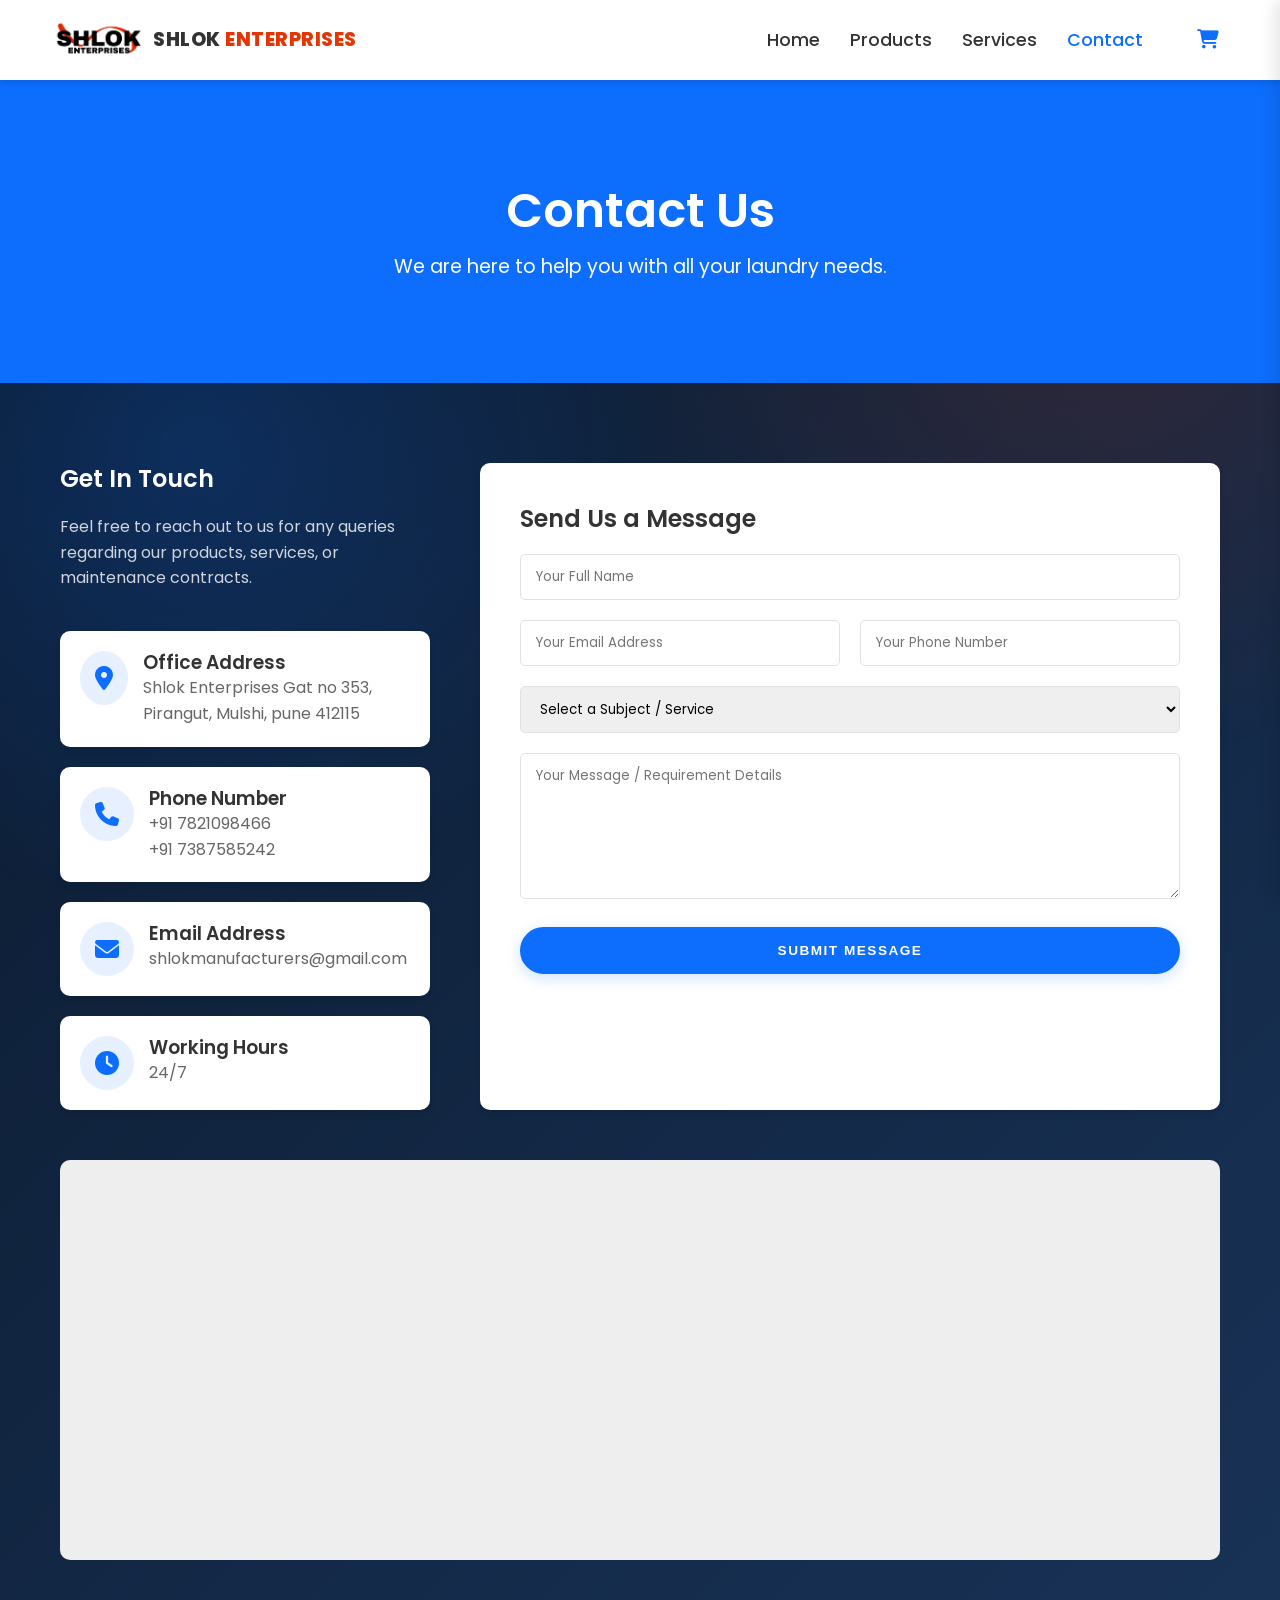
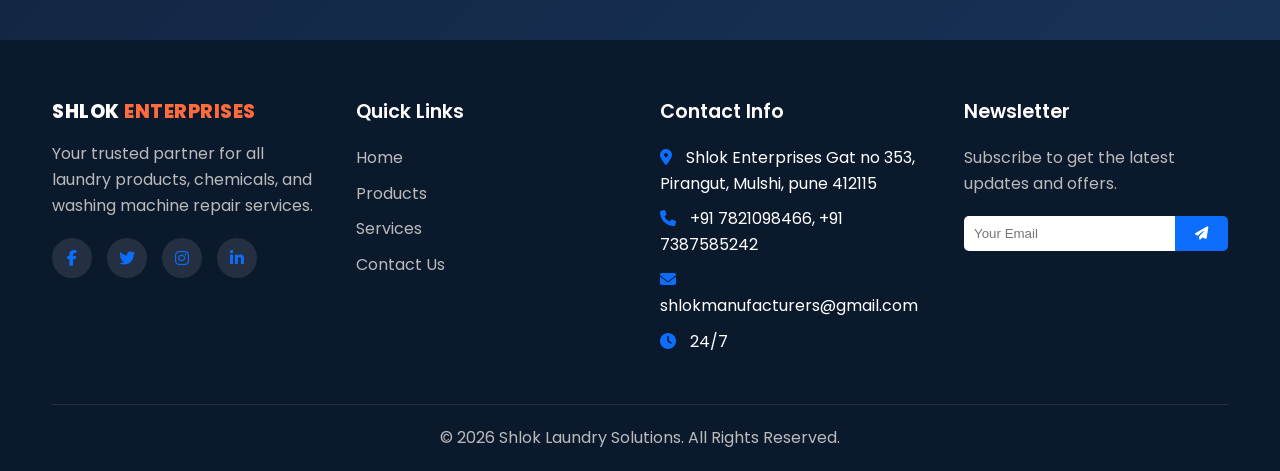
<file: contact.html>
<!DOCTYPE html>
<html lang="en">
<head>
    <meta charset="UTF-8">
    <meta name="viewport" content="width=device-width, initial-scale=1.0">
    <title>Contact Us | Shlok Laundry Solutions</title>
    <meta name="description" content="Get in touch with Shlok Laundry Solutions for product inquiries and service bookings.">
    <!-- FontAwesome -->
    <link rel="stylesheet" href="https://cdnjs.cloudflare.com/ajax/libs/font-awesome/6.4.0/css/all.min.css">
    <!-- Custom CSS -->
    <link rel="stylesheet" href="css/style.css?v=12">
</head>
<body class="premium-dark-theme">
    <!-- Preloader -->
    <div id="preloader">
        <div class="spinner"></div>
    </div>

    <!-- Header -->
    <header>
        <div class="container navbar">
            <a href="index.html" class="logo">
                <img src="images/home/logo.png" alt="Shlok Enterprises Logo" style="height: 50px;">
                <span class="logo-title">Shlok <span class="highlight">Enterprises</span></span>
            </a>
            <button class="mobile-menu-btn">
                <i class="fa-solid fa-bars"></i>
            </button>
            <nav class="nav-links">
                <a href="index.html">Home</a>
                <a href="products.html">Products</a>
                <a href="services.html">Services</a>
                <a href="contact.html" class="active">Contact</a>
                <div class="cart-icon-container" id="cartIcon" style="margin-left: 15px; color: var(--primary-color);">
                    <i class="fa-solid fa-cart-shopping"></i>
                    <span class="cart-badge" style="display: none;">0</span>
                </div>
            </nav>
        </div>
    </header>

    <!-- Page Header -->
    <section class="page-header" style="background-image: linear-gradient(rgba(13,110,253,0.8), rgba(13,110,253,0.8)), url('https://images.unsplash.com/photo-1516387938699-a93567ec168e?auto=format&fit=crop&q=80');">
        <div class="container animate-on-scroll">
            <h1 style="font-size: 3rem; margin-bottom: 10px;">Contact Us</h1>
            <p style="font-size: 1.2rem;">We are here to help you with all your laundry needs.</p>
        </div>
    </section>

    <!-- Contact Section -->
    <section class="section-padding">
        <div class="container">
            <div class="contact-grid">
                
                <!-- Contact Info -->
                <div class="contact-info animate-on-scroll">
                    <h2>Get In Touch</h2>
                    <p style="color: var(--text-light); margin-bottom: 20px;">Feel free to reach out to us for any queries regarding our products, services, or maintenance contracts.</p>
                    
                    <div class="info-card">
                        <i class="fa-solid fa-location-dot"></i>
                        <div>
                            <h3>Office Address</h3>
                            <p style="color: var(--text-light);">Shlok Enterprises Gat no 353, Pirangut, Mulshi, pune 412115</p>
                        </div>
                    </div>
                    
                    <div class="info-card">
                        <i class="fa-solid fa-phone"></i>
                        <div>
                            <h3>Phone Number</h3>
                            <p style="color: var(--text-light);">+91 7821098466<br>+91 7387585242</p>
                        </div>
                    </div>
                    
                    <div class="info-card">
                        <i class="fa-solid fa-envelope"></i>
                        <div>
                            <h3>Email Address</h3>
                            <p style="color: var(--text-light);">shlokmanufacturers@gmail.com<br></p>
                        </div>
                    </div>

                    <div class="info-card">
                        <i class="fa-solid fa-clock"></i>
                        <div>
                            <h3>Working Hours</h3>
                            <p style="color: var(--text-light);">24/7</p>
                        </div>
                    </div>
                </div>

                <!-- Contact Form -->
                <div class="contact-form animate-on-scroll">
                    <h2 style="margin-bottom: 20px;">Send Us a Message</h2>
                    <form id="contactForm" novalidate>
                        <div class="form-group">
                            <input type="text" id="name" name="name" placeholder="Your Full Name">
                        </div>
                        <div style="display: grid; grid-template-columns: 1fr 1fr; gap: 20px;">
                            <div class="form-group">
                                <input type="email" id="email" name="email" placeholder="Your Email Address">
                            </div>
                            <div class="form-group">
                                <input type="text" id="phone" name="phone" placeholder="Your Phone Number">
                            </div>
                        </div>
                        <div class="form-group">
                            <select id="subject" name="subject">
                                <option value="">Select a Subject / Service</option>
                                <option value="product_inquiry">Product Inquiry</option>
                                <option value="machine_repair">Machine Repair</option>
                                <option value="amc">Annual Maintenance Contract (AMC)</option>
                                <option value="other">Other</option>
                            </select>
                        </div>
                        <div class="form-group">
                            <textarea id="message" name="message" rows="6" placeholder="Your Message / Requirement Details"></textarea>
                        </div>
                        <input type="hidden" id="productName" name="Product Name" value="">
                        <input type="hidden" id="productQuantity" name="Product Quantity" value="">
                        <input type="hidden" id="productTotalPrice" name="Product Total Price" value="">
                        <input type="hidden" id="totalAmount" name="Total Amount" value="">
                        <button type="submit" class="btn btn-primary" style="width: 100%;">Submit Message</button>
                    </form>
                </div>

            </div>
            
            <!-- Map Placeholder -->
            <div class="map-container animate-on-scroll">
                <!-- An actual map would be embedded here via iframe -->
                <iframe src="https://www.google.com/maps/embed?pb=!1m18!1m12!1m3!1d1000!2d0!3d0!2m3!1f0!2f0!3f0!3m2!1i1024!2i768!4f13.1!3m3!1m2!1s0x0%3A0x0!2zMDCsMDAnMDAuMCJOIDDCsDAwJzAwLjAiRQ!5e0!3m2!1sen!2sus!4v1600000000000!5m2!1sen!2sus" width="100%" height="100%" style="border:0;" allowfullscreen="" loading="lazy" title="Google Map"></iframe>
            </div>

        </div>
    </section>

    <!-- Success Popup -->
    <div id="successPopup" class="success-popup">
        <i class="fa-solid fa-circle-check"></i>
        <h3>Message Sent Successfully!</h3>
        <p>Thank you for reaching out. We will get back to you shortly.</p>
    </div>

    <!-- Footer -->
    <footer>
        <div class="container">
            <div class="footer-grid">
                <div class="footer-col">
                    <a href="index.html" class="logo" style="color: var(--white); margin-bottom: 20px;">
                        <span class="logo-title">Shlok <span class="highlight">Enterprises</span></span>
                    </a>
                    <p style="color: #bbb; margin-bottom: 20px;">Your trusted partner for all laundry products, chemicals, and washing machine repair services.</p>
                    <div class="social-links">
                        <a href="#"><i class="fa-brands fa-facebook-f"></i></a>
                        <a href="#"><i class="fa-brands fa-twitter"></i></a>
                        <a href="https://www.instagram.com/_sushil_0807?igsh=Ym15aHZ6Z2V1dHZs" target="_blank"><i class="fa-brands fa-instagram"></i></a>
                        <a href="#"><i class="fa-brands fa-linkedin-in"></i></a>
                    </div>
                </div>
                <div class="footer-col">
                    <h3>Quick Links</h3>
                    <ul>
                        <li><a href="index.html">Home</a></li>
                        <li><a href="products.html">Products</a></li>
                        <li><a href="services.html">Services</a></li>
                        <li><a href="contact.html">Contact Us</a></li>
                    </ul>
                </div>
                <div class="footer-col">
                    <h3>Contact Info</h3>
                    <ul>
                        <li><i class="fa-solid fa-location-dot" style="margin-right: 10px;"></i> Shlok Enterprises Gat no 353, Pirangut, Mulshi, pune 412115</li>
                        <li><i class="fa-solid fa-phone" style="margin-right: 10px;"></i> +91 7821098466, +91 7387585242</li>
                        <li><i class="fa-solid fa-envelope" style="margin-right: 10px;"></i> shlokmanufacturers@gmail.com</li>
                        <li><i class="fa-solid fa-clock" style="margin-right: 10px;"></i> 24/7</li>
                    </ul>
                </div>
                <div class="footer-col">
                    <h3>Newsletter</h3>
                    <p style="color: #bbb; margin-bottom: 15px;">Subscribe to get the latest updates and offers.</p>
                    <form class="newsletter-form" onsubmit="event.preventDefault(); alert('Subscribed successfully!');">
                        <input type="email" placeholder="Your Email" required>
                        <button type="submit"><i class="fa-solid fa-paper-plane"></i></button>
                    </form>
                </div>
            </div>
            <div class="footer-bottom">
                <p>&copy; 2026 Shlok Laundry Solutions. All Rights Reserved.</p>
            </div>
        </div>
    </footer>

    <!-- Scripts -->
    <script src="js/offers.js"></script>
    <script src="js/script.js?v=6"></script>
    <script>
        // Auto-select subject based on URL query parameter
        window.addEventListener('load', () => {
            const urlParams = new URLSearchParams(window.location.search);
            const product = urlParams.get('product');
            const service = urlParams.get('service');
            const subjectSelect = document.getElementById('subject');
            const messageArea = document.getElementById('message');
            
            if (product) {
                subjectSelect.value = 'product_inquiry';
                messageArea.value = `I would like to inquire about: ${product}`;
            } else if (service) {
                subjectSelect.value = 'machine_repair';
                messageArea.value = `I would like to book a service for: ${service}`;
            }
        });
    </script>

    <!-- Shopping Cart Overlay & Panel -->
    <div class="cart-overlay" id="cartOverlay"></div>
    <div class="cart-panel" id="cartPanel">
        <div class="cart-header">
            <h2>Your Cart</h2>
            <button class="close-cart-btn" id="closeCartBtn">&times;</button>
        </div>
        <div class="cart-items" id="cartItems">
            <!-- Items will be injected here -->
        </div>
        <div class="cart-footer">
            <div class="cart-total-row">
                <span>Total:</span>
                <span id="cartTotal">₹0.00</span>
            </div>
            <button class="btn btn-primary" style="width: 100%;" onclick="checkoutCart()">Proceed to Checkout</button>
        </div>
    </div>
</body>
</html>
</file>
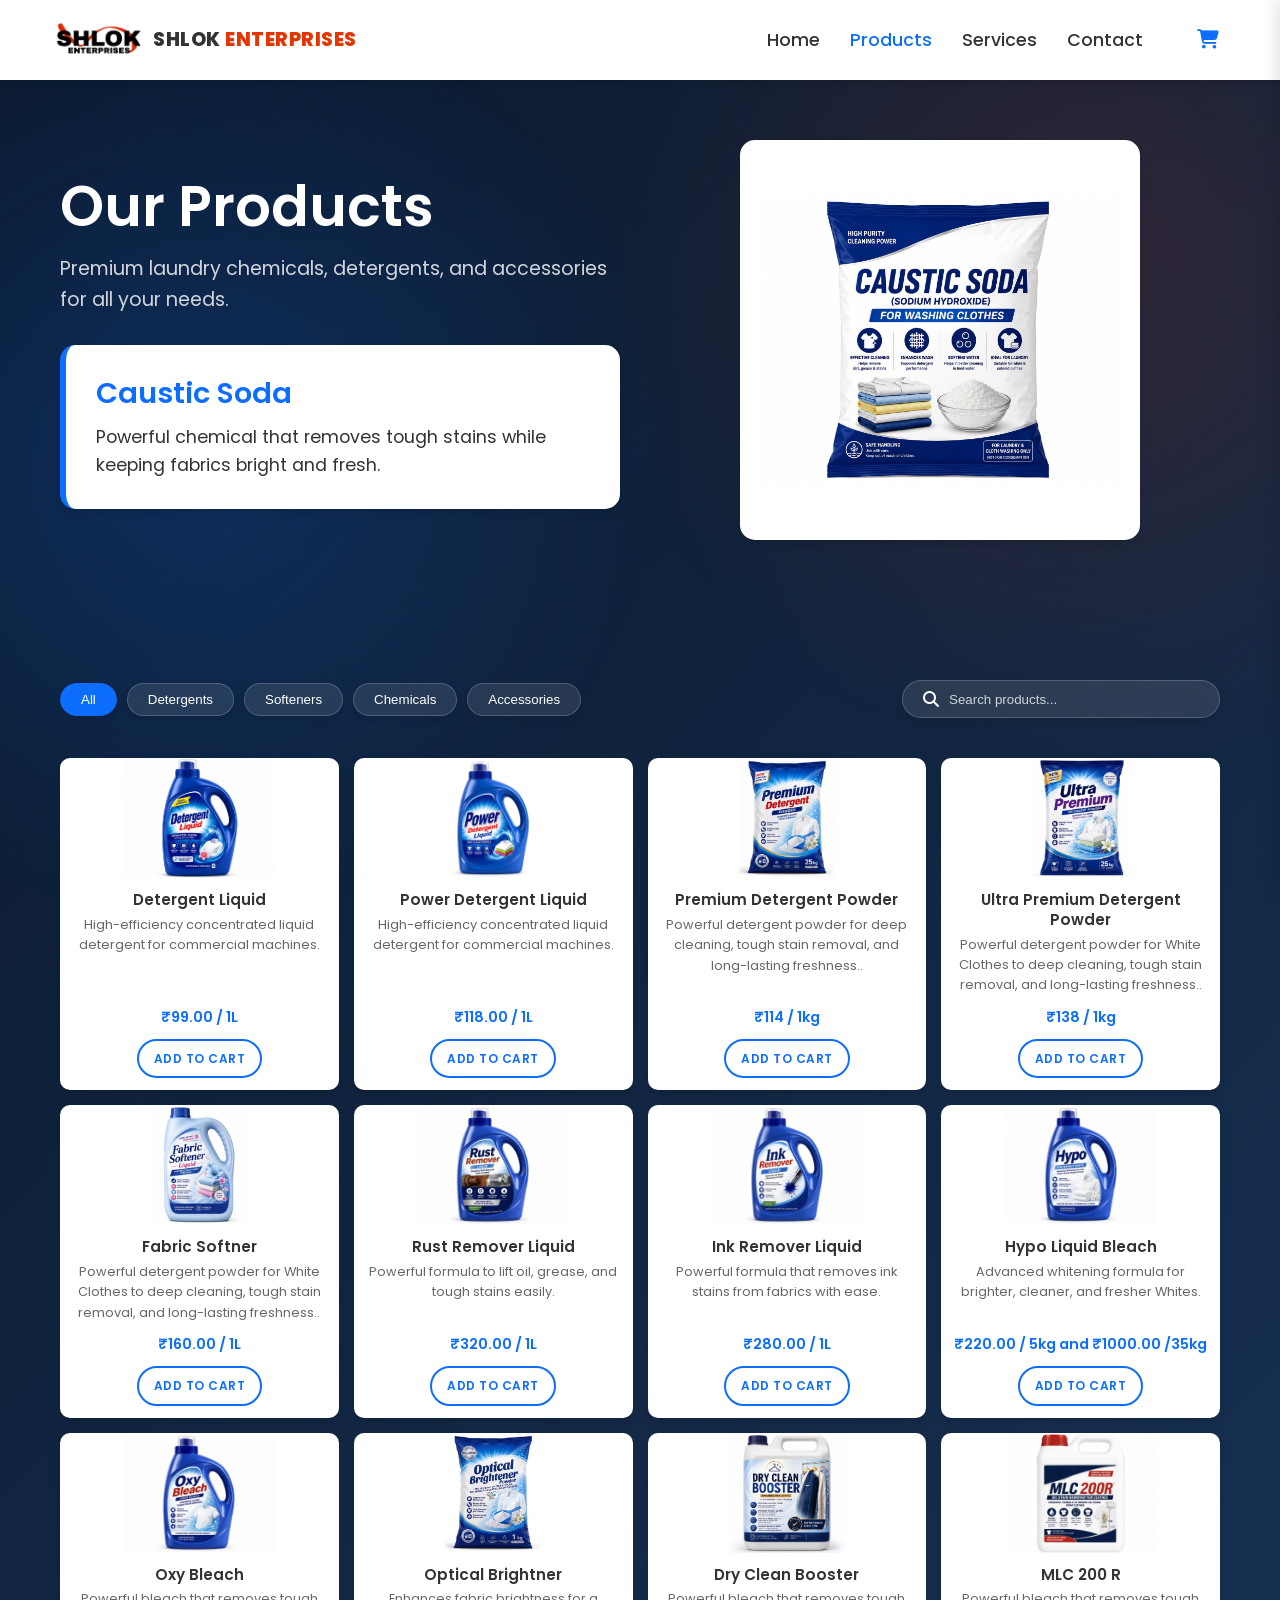
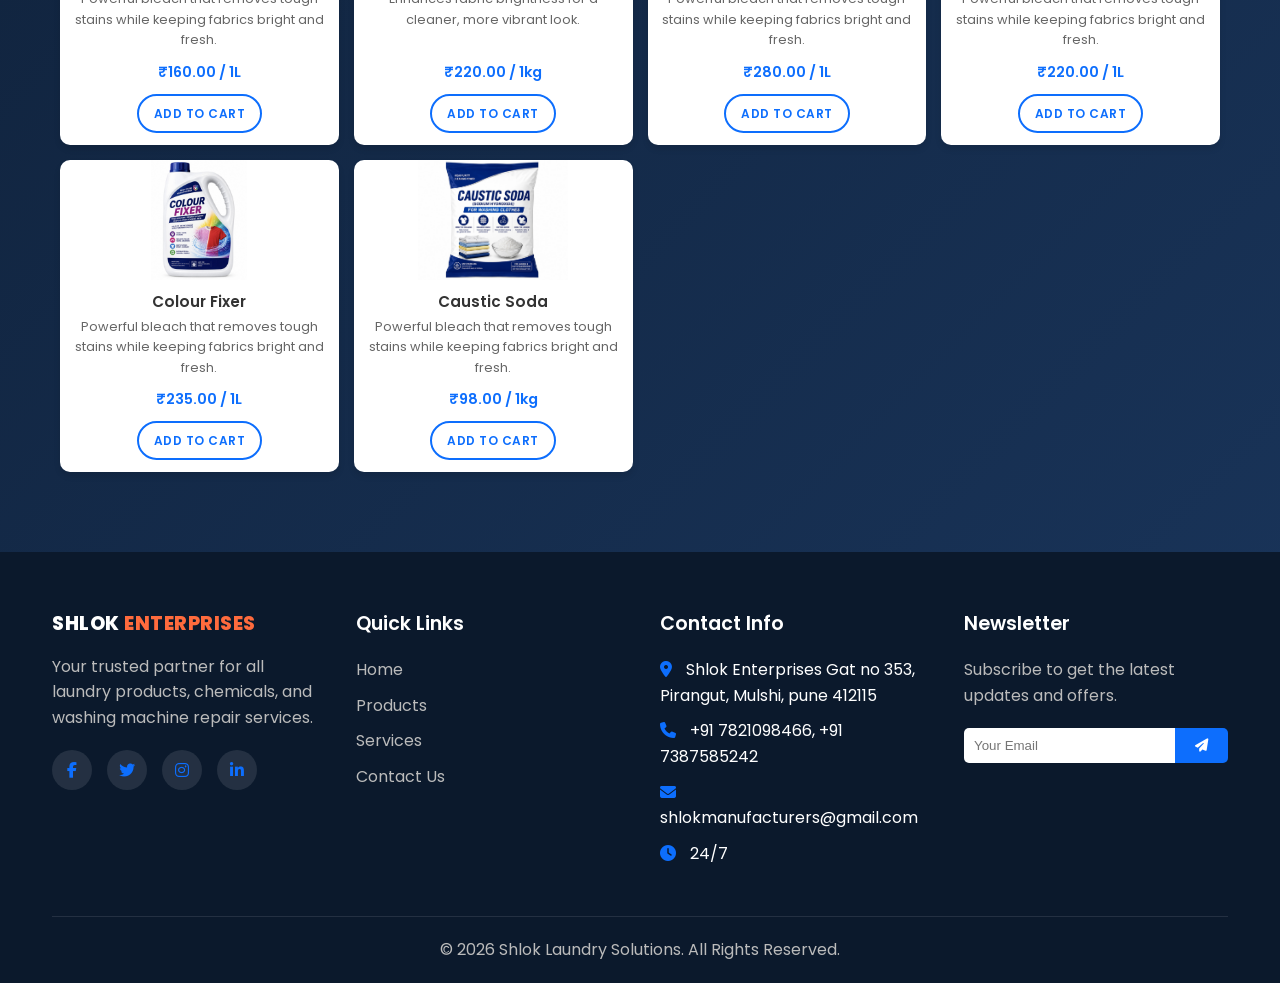
<file: products.html>
<!DOCTYPE html>
<html lang="en">
<head>
    <meta charset="UTF-8">
    <meta name="viewport" content="width=device-width, initial-scale=1.0">
    <title>Products | Shlok Laundry Solutions</title>
    <meta name="description" content="Explore our wide range of professional laundry products, detergents, chemicals, and accessories.">
    <!-- FontAwesome -->
    <link rel="stylesheet" href="https://cdnjs.cloudflare.com/ajax/libs/font-awesome/6.4.0/css/all.min.css">
    <!-- Custom CSS -->
    <link rel="stylesheet" href="css/style.css?v=12">
</head>
<body class="premium-dark-theme">
    <!-- Preloader -->
    <div id="preloader">
        <div class="spinner"></div>
    </div>

    <!-- Header -->
    <header>
        <div class="container navbar">
            <a href="index.html" class="logo">
                <img src="images/home/logo.png" alt="Shlok Enterprises Logo" style="height: 50px;">
                <span class="logo-title">Shlok <span class="highlight">Enterprises</span></span>
            </a>
            <button class="mobile-menu-btn">
                <i class="fa-solid fa-bars"></i>
            </button>
            <nav class="nav-links">
                <a href="index.html">Home</a>
                <a href="products.html" class="active">Products</a>
                <a href="services.html">Services</a>
                <a href="contact.html">Contact</a>
                <div class="cart-icon-container" id="cartIcon" style="margin-left: 15px; color: var(--primary-color);">
                    <i class="fa-solid fa-cart-shopping"></i>
                    <span class="cart-badge" style="display: none;">0</span>
                </div>
            </nav>
        </div>
    </header>

    <!-- Page Header -->
    <section id="product-page-header" class="page-header">
        <div class="container animate-on-scroll">
            <div class="header-content-wrapper">
                <div class="header-text-side">
                    <h1 style="font-size: 3.5rem; margin-bottom: 10px;">Our Products</h1>
                    <p style="font-size: 1.2rem; margin-bottom: 20px;">Premium laundry chemicals, detergents, and accessories for all your needs.</p>
                    
                    <div class="dynamic-product-card">
                        <h2 id="slider-title">Caustic Soda</h2>
                        <p id="slider-desc">Powerful chemical that removes tough stains while keeping fabrics bright and fresh.</p>
                    </div>
                </div>
                <div class="header-image-side">
                    <div class="slider-image-container">
                        <img id="slider-image" class="slider-image-element" src="images/product/Caustic Soda.jpeg" alt="Product Slide">
                    </div>
                </div>
            </div>
        </div>
    </section>

    <!-- Products Section -->
    <section class="section-padding">
        <div class="container">
            <!-- Filtering & Search -->
            <div class="filter-container animate-on-scroll">
                <div class="filter-btns">
                    <button class="filter-btn active" data-filter="all">All</button>
                    <button class="filter-btn" data-filter="detergent">Detergents</button>
                    <button class="filter-btn" data-filter="softener">Softeners</button>
                    <button class="filter-btn" data-filter="chemical">Chemicals</button>
                    <button class="filter-btn" data-filter="accessory">Accessories</button>
                </div>
                <div class="search-box">
                    <i class="fa-solid fa-search text-light"></i>
                    <input type="text" id="productSearch" placeholder="Search products...">
                </div>
            </div>

            <!-- Product Grid -->
            <div class="grid-4" id="productGrid">
                 <!-- Detergent 1 -->
                <div class="card product-item animate-on-scroll" data-category="detergent">
                    <div class="card-img">
                        <img src="images/product/detergent powder.jpeg" alt="Detergent">
                    </div>
                    <div class="card-body">
                        <h3>Detergent Liquid</h3>
                        <p>High-efficiency concentrated liquid detergent for commercial machines.</p>
                        <span class="price">₹99.00 / 1L</span>
                        <a href="#" class="btn btn-outline add-to-cart-btn" data-name="Detergent Liquid" data-price="99.00" data-img="images/product/detergent powder.jpeg">Add to Cart</a>
                    </div>
                </div>                

                <!-- Detergent 2 -->
                <div class="card product-item animate-on-scroll" data-category="detergent">
                    <div class="card-img">
                        <img src="images/product/pdl.jpeg" alt="Detergent">
                    </div>
                    <div class="card-body">
                        <h3>Power Detergent Liquid</h3>
                        <p>High-efficiency concentrated liquid detergent for commercial machines.</p>
                        <span class="price">₹118.00 / 1L</span>
                        <a href="#" class="btn btn-outline add-to-cart-btn" data-name="Power Detergent Liquid" data-price="118.00" data-img="images/product/pdl.jpeg">Add to Cart</a>
                    </div>
                </div>

                <!-- Detergent 3 -->
                <div class="card product-item animate-on-scroll" data-category="detergent">
                    <div class="card-img">
                        <img src="images/product/pdp.jpeg" alt="Detergent Powder">
                    </div>
                    <div class="card-body">
                        <h3>Premium Detergent Powder</h3>
                        <p>Powerful detergent powder for deep cleaning, tough stain removal, and long-lasting freshness..</p>
                        <span class="price">₹114 / 1kg</span>
                        <a href="#" class="btn btn-outline add-to-cart-btn" data-name="Premium Detergent Powder" data-price="114" data-img="images/product/pdp.jpeg">Add to Cart</a>
                    </div>
                </div>
                
                  <!-- Detergent 4 -->
                <div class="card product-item animate-on-scroll" data-category="detergent">
                    <div class="card-img">
                        <img src="images/product/Ultra premium.jpeg" alt="Detergent Powder">
                    </div>
                    <div class="card-body">
                        <h3>Ultra Premium Detergent Powder</h3>
                        <p>Powerful detergent powder for White Clothes to deep cleaning, tough stain removal, and long-lasting freshness..</p>
                        <span class="price">₹138 / 1kg</span>
                        <a href="#" class="btn btn-outline add-to-cart-btn" data-name="Ultra Premium Detergent Powder" data-price="138" data-img="images/product/Ultra premium.jpeg">Add to Cart</a>
                    </div>
                </div>

                 <!-- Softner 1 -->
                <div class="card product-item animate-on-scroll" data-category="softener">
                    <div class="card-img">
                      <img src="images/product/fabric softner.jpeg" alt="softener">
                    </div>
                    <div class="card-body">
                        <h3>Fabric Softner</h3>
                        <p>Powerful detergent powder for White Clothes to deep cleaning, tough stain removal, and long-lasting freshness..</p>
                        <span class="price">₹160.00 / 1L</span>
                        <a href="#" class="btn btn-outline add-to-cart-btn" data-name="Fabric Softner" data-price="160.00" data-img="images/product/fabric softner.jpeg">Add to Cart</a>
                    </div>
                </div>

                <!-- Chemical 1 -->
                <div class="card product-item animate-on-scroll" data-category="Chemical">
                    <div class="card-img">
                        <img src="images/product/rust remover.jpeg" alt="chemical">
                    </div>
                    <div class="card-body">
                        <h3>Rust Remover Liquid</h3>
                        <p> Powerful formula to lift oil, grease, and tough stains easily.</p>
                        <span class="price">₹320.00 / 1L</span>
                        <a href="#" class="btn btn-outline add-to-cart-btn" data-name="Rust Remover Liquid" data-price="320.00" data-img="images/product/rust remover.jpeg">Add to Cart</a>
                    </div>
                </div>

                <!-- Chemical 2 -->
                <div class="card product-item animate-on-scroll" data-category="chemical">
                    <div class="card-img">
                        <img src="images/product/ink remover.jpeg" alt="Stain Remover">
                    </div>
                    <div class="card-body">
                        <h3>Ink Remover Liquid</h3>
                        <p>Powerful formula that removes ink stains from fabrics with ease.</p>
                        <span class="price">₹280.00 / 1L</span>
                        <a href="#" class="btn btn-outline add-to-cart-btn" data-name="Ink Remover Liquid" data-price="280.00" data-img="images/product/ink remover.jpeg">Add to Cart</a>
                    </div>
                </div>

                <!-- Chemical 3 -->
                <div class="card product-item animate-on-scroll" data-category="chemical">
                    <div class="card-img">
                        <img src="images/product/hypo.jpeg" alt="Bleach">
                    </div>
                    <div class="card-body">
                        <h3>Hypo Liquid Bleach</h3>
                        <p>Advanced whitening formula for brighter, cleaner, and fresher Whites.</p>
                        <span class="price">₹220.00 / 5kg and ₹1000.00 /35kg</span>
                        <a href="#" class="btn btn-outline add-to-cart-btn" data-name="Hypo Liquid Bleach" data-price="220.00" data-img="images/product/hypo.jpeg">Add to Cart</a>
                    </div>
                </div>

                <!-- Chemical 4 -->
                <div class="card product-item animate-on-scroll" data-category="chemical">
                    <div class="card-img">
                        <img src="images/product/oxy bleach.jpeg" alt="Bleach">
                    </div>
                    <div class="card-body">
                        <h3>Oxy Bleach</h3>
                        <p>Powerful bleach that removes tough stains while keeping fabrics bright and fresh.</p>
                        <span class="price">₹160.00 / 1L</span>
                        <a href="#" class="btn btn-outline add-to-cart-btn" data-name="Oxy Bleach" data-price="160.00" data-img="images/product/oxy bleach.jpeg">Add to Cart</a>
                    </div>
                </div>

                <!-- Chemical 5 -->
                <div class="card product-item animate-on-scroll" data-category="chemical">
                    <div class="card-img">
                        <img src="images/product/optical bright.jpeg" alt="Laundry Bags">
                    </div>
                    <div class="card-body">
                        <h3>Optical Brightner</h3>
                        <p>Enhances fabric brightness for a cleaner, more vibrant look.</p>
                        <span class="price">₹220.00 / 1kg</span>
                        <a href="#" class="btn btn-outline add-to-cart-btn" data-name="Optical Brightner" data-price="220.00" data-img="images/product/optical bright.jpeg">Add to Cart</a>
                    </div>
                </div>
             
                   <!-- Chemical 6 -->
                <div class="card product-item animate-on-scroll" data-category="chemical">
                    <div class="card-img">
                        <img src="images/product/dry clean booster.jpeg" alt="Bleach">
                    </div>
                    <div class="card-body">
                        <h3>Dry Clean Booster</h3>
                        <p>Powerful bleach that removes tough stains while keeping fabrics bright and fresh.</p>
                        <span class="price">₹280.00 / 1L</span>
                        <a href="#" class="btn btn-outline add-to-cart-btn" data-name="Dry Clean Booster" data-price="280.00" data-img="images/product/dry clean booster.jpeg">Add to Cart</a>
                    </div>
                </div>

                   <!-- Chemical 7 -->
                <div class="card product-item animate-on-scroll" data-category="chemical">
                    <div class="card-img">
                        <img src="images/product/MLC 200R.jpeg" alt="Bleach">
                    </div>
                    <div class="card-body">
                        <h3>MLC 200 R</h3>
                        <p>Powerful bleach that removes tough stains while keeping fabrics bright and fresh.</p>
                        <span class="price">₹220.00 / 1L</span>
                        <a href="#" class="btn btn-outline add-to-cart-btn" data-name="MLC 200 R" data-price="220.00" data-img="images/product/MLC 200R.jpeg">Add to Cart</a>
                    </div>
                </div>

                   <!-- Chemical 4 -->
                <div class="card product-item animate-on-scroll" data-category="chemical">
                    <div class="card-img">
                        <img src="images/product/colour fixer.jpeg" alt="Bleach">
                    </div>
                    <div class="card-body">
                        <h3>Colour Fixer</h3>
                        <p>Powerful bleach that removes tough stains while keeping fabrics bright and fresh.</p>
                        <span class="price">₹235.00 / 1L</span>
                        <a href="#" class="btn btn-outline add-to-cart-btn" data-name="Colour Fixer" data-price="235.00" data-img="images/product/colour fixer.jpeg">Add to Cart</a>
                    </div>
                </div>
                
                   <!-- Chemical 4 -->
                <div class="card product-item animate-on-scroll" data-category="chemical">
                    <div class="card-img">
                        <img src="images/product/Caustic Soda.jpeg"" alt="Bleach">
                    </div>
                    <div class="card-body">
                        <h3>Caustic Soda</h3>
                        <p>Powerful bleach that removes tough stains while keeping fabrics bright and fresh.</p>
                        <span class="price">₹98.00 / 1kg</span>
                        <a href="#" class="btn btn-outline add-to-cart-btn" data-name="Caustic Soda" data-price="98.00" data-img="images/product/Caustic Soda.jpeg">Add to Cart</a>
                    </div>
                </div>


            </div>
        </div>
    </section>

    <!-- Footer -->
    <footer>
        <div class="container">
            <div class="footer-grid">
                <div class="footer-col">
                    <a href="index.html" class="logo" style="color: var(--white); margin-bottom: 20px;">
                        <span class="logo-title">Shlok <span class="highlight">Enterprises</span></span>
                    </a>
                    <p style="color: #bbb; margin-bottom: 20px;">Your trusted partner for all laundry products, chemicals, and washing machine repair services.</p>
                    <div class="social-links">
                        <a href="#"><i class="fa-brands fa-facebook-f"></i></a>
                        <a href="#"><i class="fa-brands fa-twitter"></i></a>
                        <a href="https://www.instagram.com/_sushil_0807?igsh=Ym15aHZ6Z2V1dHZs" target="_blank"><i class="fa-brands fa-instagram"></i></a>
                        <a href="#"><i class="fa-brands fa-linkedin-in"></i></a>
                    </div>
                </div>
                <div class="footer-col">
                    <h3>Quick Links</h3>
                    <ul>
                        <li><a href="index.html">Home</a></li>
                        <li><a href="products.html">Products</a></li>
                        <li><a href="services.html">Services</a></li>
                        <li><a href="contact.html">Contact Us</a></li>
                    </ul>
                </div>
                <div class="footer-col">
                    <h3>Contact Info</h3>
                    <ul>
                        <li><i class="fa-solid fa-location-dot" style="margin-right: 10px;"></i> Shlok Enterprises Gat no 353, Pirangut, Mulshi, pune 412115</li>
                        <li><i class="fa-solid fa-phone" style="margin-right: 10px;"></i> +91 7821098466, +91 7387585242</li>
                        <li><i class="fa-solid fa-envelope" style="margin-right: 10px;"></i> shlokmanufacturers@gmail.com</li>
                        <li><i class="fa-solid fa-clock" style="margin-right: 10px;"></i> 24/7</li>
                    </ul>
                </div>
                <div class="footer-col">
                    <h3>Newsletter</h3>
                    <p style="color: #bbb; margin-bottom: 15px;">Subscribe to get the latest updates and offers.</p>
                    <form class="newsletter-form" onsubmit="event.preventDefault(); alert('Subscribed successfully!');">
                        <input type="email" placeholder="Your Email" required>
                        <button type="submit"><i class="fa-solid fa-paper-plane"></i></button>
                    </form>
                </div>
            </div>
            <div class="footer-bottom">
                <p>&copy; 2026 Shlok Laundry Solutions. All Rights Reserved.</p>
            </div>
        </div>
    </footer>

    <!-- Scripts -->
    <script src="js/offers.js"></script>
    <script src="js/script.js?v=6"></script>

    <!-- Shopping Cart Overlay & Panel -->
    <div class="cart-overlay" id="cartOverlay"></div>
    <div class="cart-panel" id="cartPanel">
        <div class="cart-header">
            <h2>Your Cart</h2>
            <button class="close-cart-btn" id="closeCartBtn">&times;</button>
        </div>
        <div class="cart-items" id="cartItems">
            <!-- Items will be injected here -->
        </div>
        <div class="cart-footer">
            <div class="cart-total-row">
                <span>Total:</span>
                <span id="cartTotal">₹0.00</span>
            </div>
            <button class="btn btn-primary" style="width: 100%;" onclick="checkoutCart()">Proceed to Checkout</button>
        </div>
    </div>
</body>
</html>
</file>
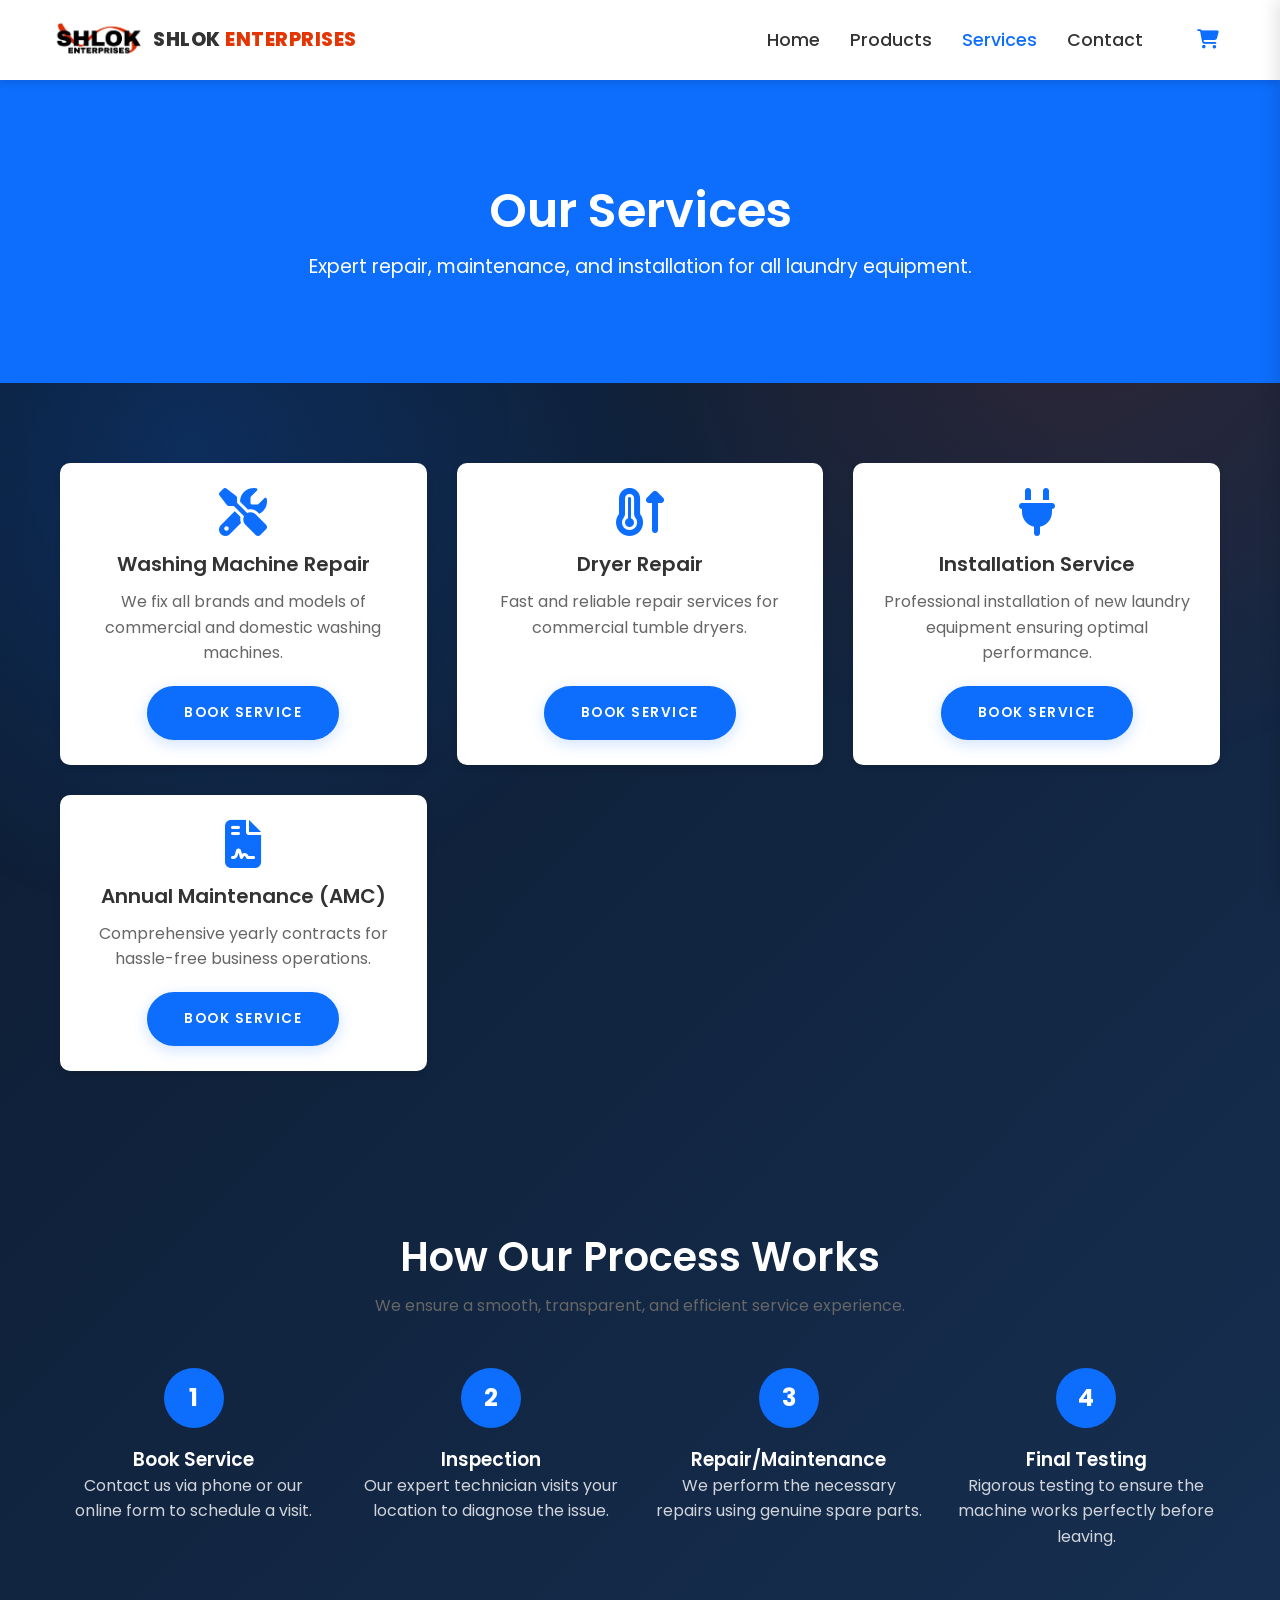
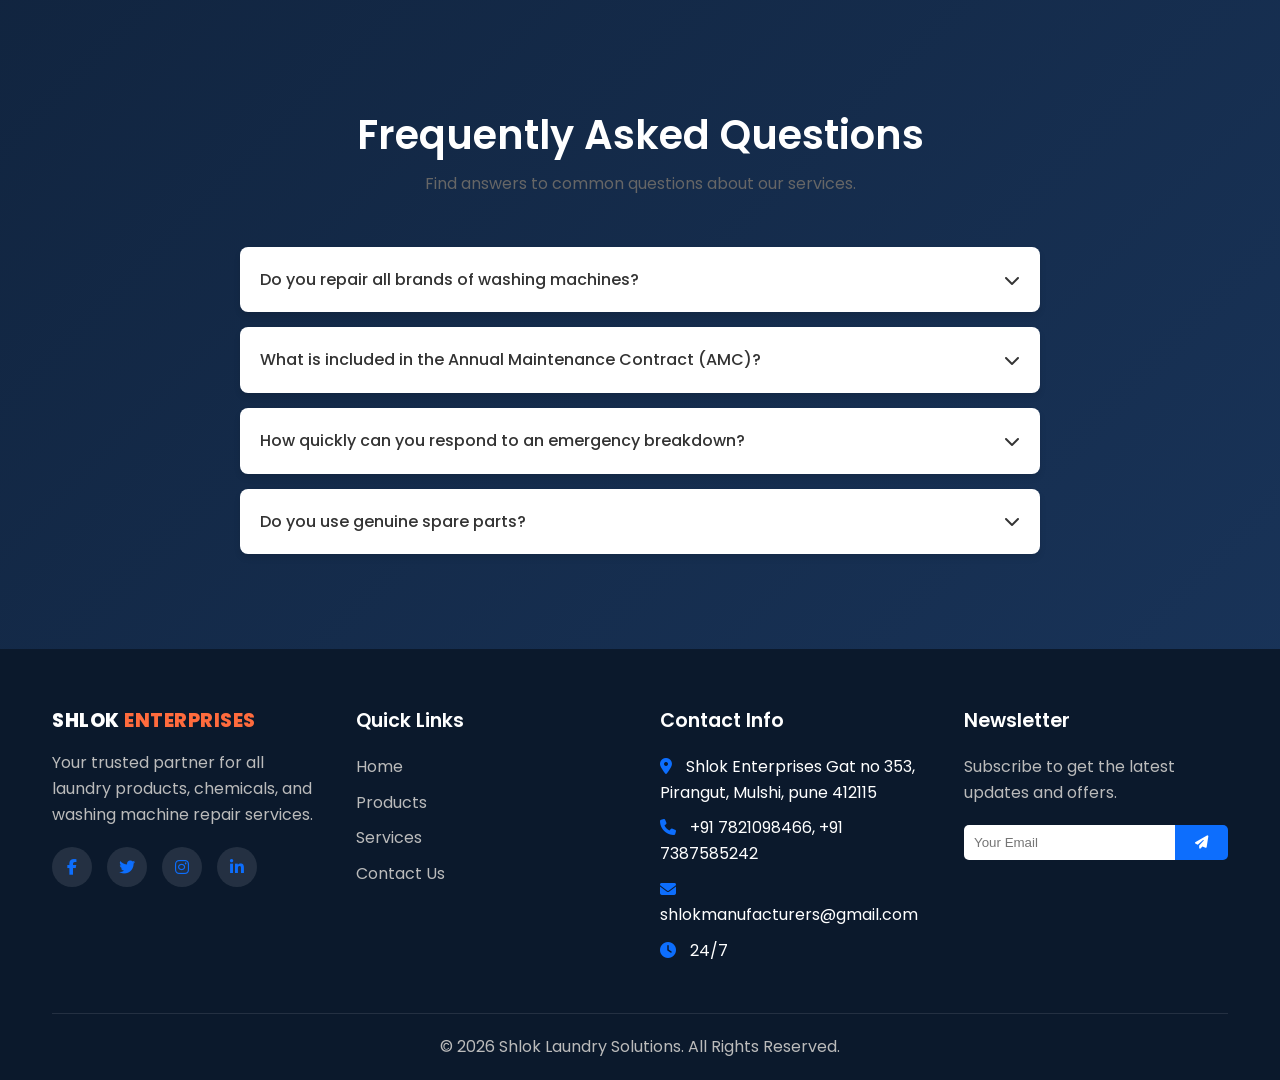
<file: services.html>
<!DOCTYPE html>
<html lang="en">
<head>
    <meta charset="UTF-8">
    <meta name="viewport" content="width=device-width, initial-scale=1.0">
    <title>Services | Shlok Laundry Solutions</title>
    <meta name="description" content="Professional washing machine repair, maintenance, and installation services.">
    <!-- FontAwesome -->
    <link rel="stylesheet" href="https://cdnjs.cloudflare.com/ajax/libs/font-awesome/6.4.0/css/all.min.css">
    <!-- Custom CSS -->
    <link rel="stylesheet" href="css/style.css?v=12">
</head>
<body class="premium-dark-theme">
    <!-- Preloader -->
    <div id="preloader">
        <div class="spinner"></div>
    </div>

    <!-- Header -->
    <header>
        <div class="container navbar">
            <a href="index.html" class="logo">
                <img src="images/home/logo.png" alt="Shlok Enterprises Logo" style="height: 50px;">
                <span class="logo-title">Shlok <span class="highlight">Enterprises</span></span>
            </a>
            <button class="mobile-menu-btn">
                <i class="fa-solid fa-bars"></i>
            </button>
            <nav class="nav-links">
                <a href="index.html">Home</a>
                <a href="products.html">Products</a>
                <a href="services.html" class="active">Services</a>
                <a href="contact.html">Contact</a>
                <div class="cart-icon-container" id="cartIcon" style="margin-left: 15px; color: var(--primary-color);">
                    <i class="fa-solid fa-cart-shopping"></i>
                    <span class="cart-badge" style="display: none;">0</span>
                </div>
            </nav>
        </div>
    </header>

    <!-- Page Header -->
    <section class="page-header" style="background-image: linear-gradient(rgba(13,110,253,0.8), rgba(13,110,253,0.8)), url('https://images.unsplash.com/photo-1626806819282-2c1dc01a5e0c?auto=format&fit=crop&q=80');">
        <div class="container animate-on-scroll">
            <h1 style="font-size: 3rem; margin-bottom: 10px;">Our Services</h1>
            <p style="font-size: 1.2rem;">Expert repair, maintenance, and installation for all laundry equipment.</p>
        </div>
    </section>

    <!-- Services Section -->
    <section class="section-padding">
        <div class="container">
            <div class="grid-3">
                <!-- Service 1 -->
                <div class="card animate-on-scroll">
                    <div class="card-body">
                        <i class="fa-solid fa-screwdriver-wrench service-icon"></i>
                        <h3>Washing Machine Repair</h3>
                        <p>We fix all brands and models of commercial and domestic washing machines.</p>
                        <a href="contact.html?service=Washing+Machine+Repair" class="btn btn-primary">Book Service</a>
                    </div>
                </div>

                <!-- Service 2 -->
                <div class="card animate-on-scroll">
                    <div class="card-body">
                        <i class="fa-solid fa-temperature-arrow-up service-icon"></i>
                        <h3>Dryer Repair</h3>
                        <p>Fast and reliable repair services for commercial tumble dryers.</p>
                        <a href="contact.html?service=Dryer+Repair" class="btn btn-primary">Book Service</a>
                    </div>
                </div>

                <!-- Service 3 -->
                <div class="card animate-on-scroll">
                    <div class="card-body">
                        <i class="fa-solid fa-plug service-icon"></i>
                        <h3>Installation Service</h3>
                        <p>Professional installation of new laundry equipment ensuring optimal performance.</p>
                        <a href="contact.html?service=Installation" class="btn btn-primary">Book Service</a>
                    </div>
                </div>

                

                <!-- Service 5 -->
                <div class="card animate-on-scroll">
                    <div class="card-body">
                        <i class="fa-solid fa-file-contract service-icon"></i>
                        <h3>Annual Maintenance (AMC)</h3>
                        <p>Comprehensive yearly contracts for hassle-free business operations.</p>
                        <a href="contact.html?service=AMC" class="btn btn-primary">Book Service</a>
                    </div>
                </div>


            </div>
        </div>
    </section>

    <!-- Work Process -->
    <section class="work-process section-padding">
        <div class="container">
            <div class="section-title animate-on-scroll">
                <h2>How Our Process Works</h2>
                <p>We ensure a smooth, transparent, and efficient service experience.</p>
            </div>
            <div class="process-grid">
                <div class="step animate-on-scroll">
                    <div class="step-number">1</div>
                    <h3>Book Service</h3>
                    <p>Contact us via phone or our online form to schedule a visit.</p>
                </div>
                <div class="step animate-on-scroll">
                    <div class="step-number">2</div>
                    <h3>Inspection</h3>
                    <p>Our expert technician visits your location to diagnose the issue.</p>
                </div>
                <div class="step animate-on-scroll">
                    <div class="step-number">3</div>
                    <h3>Repair/Maintenance</h3>
                    <p>We perform the necessary repairs using genuine spare parts.</p>
                </div>
                <div class="step animate-on-scroll">
                    <div class="step-number">4</div>
                    <h3>Final Testing</h3>
                    <p>Rigorous testing to ensure the machine works perfectly before leaving.</p>
                </div>
            </div>
        </div>
    </section>

    <!-- FAQ Section -->
    <section class="section-padding">
        <div class="container">
            <div class="section-title animate-on-scroll">
                <h2>Frequently Asked Questions</h2>
                <p>Find answers to common questions about our services.</p>
            </div>
            <div class="faq-container">
                <div class="faq-item animate-on-scroll">
                    <div class="faq-question">
                        <span>Do you repair all brands of washing machines?</span>
                        <i class="fa-solid fa-chevron-down"></i>
                    </div>
                    <div class="faq-answer">
                        <p>Yes, our certified technicians are trained to repair all major brands and models, including commercial industrial washers and domestic machines.</p>
                    </div>
                </div>
                <div class="faq-item animate-on-scroll">
                    <div class="faq-question">
                        <span>What is included in the Annual Maintenance Contract (AMC)?</span>
                        <i class="fa-solid fa-chevron-down"></i>
                    </div>
                    <div class="faq-answer">
                        <p>Our AMC includes routine inspections, cleaning, lubrication of moving parts, calibration, and priority emergency support to ensure zero downtime.</p>
                    </div>
                </div>
                <div class="faq-item animate-on-scroll">
                    <div class="faq-question">
                        <span>How quickly can you respond to an emergency breakdown?</span>
                        <i class="fa-solid fa-chevron-down"></i>
                    </div>
                    <div class="faq-answer">
                        <p>For commercial clients, we offer a rapid response time of 2-4 hours depending on your location within our service area.</p>
                    </div>
                </div>
                <div class="faq-item animate-on-scroll">
                    <div class="faq-question">
                        <span>Do you use genuine spare parts?</span>
                        <i class="fa-solid fa-chevron-down"></i>
                    </div>
                    <div class="faq-answer">
                        <p>Absolutely. We only source and use OEM (Original Equipment Manufacturer) genuine spare parts to guarantee the longevity and safety of your machines.</p>
                    </div>
                </div>
            </div>
        </div>
    </section>

    <!-- Footer -->
    <footer>
        <div class="container">
            <div class="footer-grid">
                <div class="footer-col">
                    <a href="index.html" class="logo" style="color: var(--white); margin-bottom: 20px;">
                        <span class="logo-title">Shlok <span class="highlight">Enterprises</span></span>
                    </a>
                    <p style="color: #bbb; margin-bottom: 20px;">Your trusted partner for all laundry products, chemicals, and washing machine repair services.</p>
                    <div class="social-links">
                        <a href="#"><i class="fa-brands fa-facebook-f"></i></a>
                        <a href="#"><i class="fa-brands fa-twitter"></i></a>
                        <a href="https://www.instagram.com/_sushil_0807?igsh=Ym15aHZ6Z2V1dHZs" target="_blank"><i class="fa-brands fa-instagram"></i></a>
                        <a href="#"><i class="fa-brands fa-linkedin-in"></i></a>
                    </div>
                </div>
                <div class="footer-col">
                    <h3>Quick Links</h3>
                    <ul>
                        <li><a href="index.html">Home</a></li>
                        <li><a href="products.html">Products</a></li>
                        <li><a href="services.html">Services</a></li>
                        <li><a href="contact.html">Contact Us</a></li>
                    </ul>
                </div>
                <div class="footer-col">
                    <h3>Contact Info</h3>
                    <ul>
                        <li><i class="fa-solid fa-location-dot" style="margin-right: 10px;"></i> Shlok Enterprises Gat no 353, Pirangut, Mulshi, pune 412115</li>
                        <li><i class="fa-solid fa-phone" style="margin-right: 10px;"></i> +91 7821098466, +91 7387585242</li>
                        <li><i class="fa-solid fa-envelope" style="margin-right: 10px;"></i> shlokmanufacturers@gmail.com</li>
                        <li><i class="fa-solid fa-clock" style="margin-right: 10px;"></i> 24/7</li>
                    </ul>
                </div>
                <div class="footer-col">
                    <h3>Newsletter</h3>
                    <p style="color: #bbb; margin-bottom: 15px;">Subscribe to get the latest updates and offers.</p>
                    <form class="newsletter-form" onsubmit="event.preventDefault(); alert('Subscribed successfully!');">
                        <input type="email" placeholder="Your Email" required>
                        <button type="submit"><i class="fa-solid fa-paper-plane"></i></button>
                    </form>
                </div>
            </div>
            <div class="footer-bottom">
                <p>&copy; 2026 Shlok Laundry Solutions. All Rights Reserved.</p>
            </div>
        </div>
    </footer>

    <!-- Scripts -->
    <script src="js/offers.js"></script>
    <script src="js/script.js?v=6"></script>

    <!-- Shopping Cart Overlay & Panel -->
    <div class="cart-overlay" id="cartOverlay"></div>
    <div class="cart-panel" id="cartPanel">
        <div class="cart-header">
            <h2>Your Cart</h2>
            <button class="close-cart-btn" id="closeCartBtn">&times;</button>
        </div>
        <div class="cart-items" id="cartItems">
            <!-- Items will be injected here -->
        </div>
        <div class="cart-footer">
            <div class="cart-total-row">
                <span>Total:</span>
                <span id="cartTotal">₹0.00</span>
            </div>
            <button class="btn btn-primary" style="width: 100%;" onclick="checkoutCart()">Proceed to Checkout</button>
        </div>
    </div>
</body>
</html>
</file>
<file: css/style.css>
@import url('https://fonts.googleapis.com/css2?family=Poppins:wght@300;400;500;600;700&display=swap');

:root {
  --primary-color: #0d6efd;
  --secondary-color: #0a58ca;
  --text-dark: #333333;
  --text-light: #666666;
  --bg-light: #f8f9fa;
  --white: #ffffff;
  --border-color: #dee2e6;
  --transition: all 0.3s ease;
  --shadow: 0 4px 6px rgba(0, 0, 0, 0.1);
  --shadow-hover: 0 10px 15px rgba(0, 0, 0, 0.1);
  --header-footer-bg: #0b192c; /* Consistent Navy for Header/Footer */
}

* {
  margin: 0;
  padding: 0;
  box-sizing: border-box;
}

body {
  font-family: 'Poppins', sans-serif;
  color: var(--text-dark);
  line-height: 1.6;
  background-color: var(--bg-light);
  overflow-x: hidden;
}

/* Preloaders */
#preloader {
  position: fixed;
  top: 0;
  left: 0;
  width: 100%;
  height: 100%;
  background: var(--white);
  z-index: 9999;
  display: flex;
  justify-content: center;
  align-items: center;
}

.spinner {
  width: 50px;
  height: 50px;
  border: 5px solid var(--bg-light);
  border-top-color: var(--primary-color);
  border-radius: 50%;
  animation: spin 1s linear infinite;
}

@keyframes spin {
  100% { transform: rotate(360deg); }
}

/* Typography & Utilities */
h1, h2, h3, h4, h5, h6 {
  font-weight: 600;
  line-height: 1.3;
}

a {
  text-decoration: none;
  color: inherit;
}

ul {
  list-style: none;
}

.container {
  max-width: 1200px;
  margin: 0 auto;
  padding: 0 20px;
}

.section-padding {
  padding: 80px 0;
}

.section-title {
  text-align: center;
  margin-bottom: 50px;
}

.section-title h2 {
  font-size: 2.5rem;
  color: var(--primary-color);
  margin-bottom: 10px;
}

.section-title p {
  color: var(--text-light);
  max-width: 600px;
  margin: 0 auto;
}

.btn {
  display: inline-block;
  padding: 14px 35px; /* Slightly more vertical padding */
  border-radius: 50px; /* More rounded */
  font-weight: 600;
  cursor: pointer;
  transition: all 0.4s cubic-bezier(0.175, 0.885, 0.32, 1.275);
  border: 2px solid transparent;
  outline: none;
  text-transform: uppercase;
  letter-spacing: 1.5px; /* More letter spacing */
  font-size: 0.85rem;
  position: relative;
  overflow: hidden;
  z-index: 1;
  text-align: center;
}

.btn-primary {
  background-color: var(--primary-color);
  color: var(--white);
  border-color: var(--primary-color);
  box-shadow: 0 4px 15px rgba(13, 110, 253, 0.2);
}

.btn-primary:hover {
  background-color: var(--secondary-color);
  border-color: var(--secondary-color);
  box-shadow: 0 8px 25px rgba(13, 110, 253, 0.4);
  transform: translateY(-5px) scale(1.03);
}

.btn-outline {
  background-color: transparent;
  border: 2px solid var(--primary-color);
  color: var(--primary-color);
}

.btn-outline:hover {
  background-color: var(--primary-color);
  color: var(--white);
  box-shadow: 0 8px 25px rgba(13, 110, 253, 0.3);
  transform: translateY(-5px) scale(1.03);
}

/* Button Pulse Animation */
@keyframes btnPulse {
  0% { transform: scale(1); box-shadow: 0 4px 15px rgba(13, 110, 253, 0.2); }
  50% { transform: scale(1.02); box-shadow: 0 4px 20px rgba(13, 110, 253, 0.4); }
  100% { transform: scale(1); box-shadow: 0 4px 15px rgba(13, 110, 253, 0.2); }
}

.btn-primary.pulse {
  animation: btnPulse 2s infinite;
}

/* Header & Navigation */
header {
  background: var(--white);
  box-shadow: var(--shadow);
  position: sticky;
  top: 0;
  z-index: 1000;
}

header .container {
  max-width: 95%;
}

.navbar {
  display: flex;
  justify-content: space-between;
  align-items: center;
  padding-top: 20px;
  padding-bottom: 20px;
}

.logo {
  font-size: 1.5rem;
  font-weight: 700;
  color: var(--primary-color);
  display: inline-flex;
  flex-direction: row;
  align-items: center;
  justify-content: flex-start;
  gap: 10px;
  text-decoration: none;
}

.logo img {
  height: 40px !important;
  width: auto;
  object-fit: contain;
  display: block;
}

.logo-title {
  font-family: 'Poppins', sans-serif;
  font-weight: 800;
  font-size: 1.2rem;
  color: var(--text-dark);
  text-transform: uppercase;
  letter-spacing: 0.5px;
  line-height: 1;
  white-space: nowrap;
}

.logo-title .highlight {
  color: #e33604;
}

footer .logo-title {
  color: var(--white);
}

footer .logo-title .highlight {
  color: #ff6b3d;
}

.nav-links {
  display: flex;
  align-items: center;
  gap: 30px;
}

.nav-links a {
  font-weight: 500;
  transition: var(--transition);
  font-size: 1.1rem;
  color: var(--text-dark);
}

.nav-links a:hover, .nav-links a.active {
  color: var(--primary-color);
}

.mobile-menu-btn {
  display: none;
  font-size: 1.8rem;
  cursor: pointer;
  background: none;
  border: none;
  color: var(--text-dark);
}

/* Hero Section */
.hero {
  background: linear-gradient(rgba(0,0,0,0.6), rgba(0,0,0,0.6)), url('https://images.unsplash.com/photo-1517677208171-0bc6725a3e60?auto=format&fit=crop&q=80');
  background-position: center;
  background-size: 100% 100%;
  background-repeat: no-repeat;
  min-height: 80vh;
  padding: 0;
  margin: 0;
  border: none;
  display: flex;
  align-items: center;
  text-align: center;
  color: var(--white);
}

.hero-content {
  max-width: 800px;
  margin: 0 auto;
}

.hero h1 {
  font-size: 3.5rem;
  margin-bottom: 20px;
  animation: fadeInUp 1s ease;
}

.hero p {
  font-size: 1.2rem;
  margin-bottom: 30px;
  animation: fadeInUp 1.2s ease;
}

.hero-btns {
  display: flex;
  gap: 20px;
  justify-content: center;
  animation: fadeInUp 1.4s ease;
}

@keyframes fadeInUp {
  from { opacity: 0; transform: translateY(20px); }
  to { opacity: 1; transform: translateY(0); }
}

/* About Section */
.about {
  background: var(--white);
}

.about-grid {
  display: grid;
  grid-template-columns: 1fr 1fr;
  gap: 50px;
  align-items: center;
}

.about-img img {
  width: 100%;
  border-radius: 10px;
  box-shadow: var(--shadow);
}

.about-content h2 {
  font-size: 2rem;
  margin-bottom: 20px;
  color: var(--primary-color);
}

.about-content ul {
  margin-top: 20px;
}

.about-content ul li {
  margin-bottom: 10px;
  display: flex;
  align-items: center;
  gap: 10px;
}

.about-content ul li i {
  color: var(--primary-color);
}

/* Stats Section */
.stats {
  background: var(--primary-color);
  color: var(--white);
  padding: 50px 0;
}

.stats-grid {
  display: grid;
  grid-template-columns: repeat(4, 1fr);
  gap: 30px;
  text-align: center;
}

.stat-item h3 {
  font-size: 2.5rem;
  margin-bottom: 10px;
}

/* Cards (Products & Services) */
.grid-3 {
  display: grid;
  grid-template-columns: repeat(auto-fit, minmax(300px, 1fr));
  gap: 30px;
}

.grid-4 {
  display: grid;
  grid-template-columns: repeat(4, 1fr);
  gap: 15px;
}

@media (max-width: 992px) {
  .grid-4 { grid-template-columns: repeat(2, 1fr); }
}

@media (max-width: 576px) {
  .grid-4 { 
    grid-template-columns: 1fr; 
    gap: 20px;
  }
  .grid-4 .card-img {
    height: 200px;
  }
  .grid-4 .card-body {
    padding: 20px;
  }
  .grid-4 .card-body h3 {
    font-size: 1.25rem;
  }
  .grid-4 .card-body p {
    font-size: 1rem;
  }
  .grid-4 .price {
    font-size: 1.1rem;
  }
  .grid-4 .btn {
    padding: 12px 20px;
    font-size: 0.85rem;
  }
}

.grid-4 .card-img {
  height: 120px;
}

.grid-4 .card-body {
  padding: 12px;
}

.grid-4 .card-body h3 {
  font-size: 0.95rem;
  margin-bottom: 5px;
}

.grid-4 .card-body p {
  font-size: 0.8rem;
  margin-bottom: 10px;
}

.grid-4 .price {
  font-size: 0.9rem;
  margin-bottom: 10px;
}

.grid-4 .btn {
  padding: 8px 15px;
  font-size: 0.75rem;
  letter-spacing: 0.5px;
}

.card {
  background: var(--white);
  border-radius: 10px;
  overflow: hidden;
  box-shadow: var(--shadow);
  transition: var(--transition);
  display: flex;
  flex-direction: column;
  height: 100%;
}

.card:hover {
  transform: translateY(-5px);
  box-shadow: var(--shadow-hover);
}

.card-img {
  height: 200px;
  overflow: hidden;
  position: relative; /* Added for offer badge positioning */
  flex-shrink: 0;
}

/* Offer Badges */
.offer-badge {
  position: absolute;
  top: 15px;
  right: 15px;
  background-color: #e33604;
  color: white;
  padding: 5px 12px;
  border-radius: 20px;
  font-size: 0.85rem;
  font-weight: 700;
  box-shadow: 0 4px 6px rgba(0,0,0,0.2);
  z-index: 10;
  text-transform: uppercase;
  letter-spacing: 0.5px;
  animation: pulseBadge 2s infinite;
}

@keyframes pulseBadge {
  0% { transform: scale(1); }
  50% { transform: scale(1.05); }
  100% { transform: scale(1); }
}

.price-discount {
  display: flex;
  justify-content: center;
  align-items: center;
  gap: 10px;
  margin-bottom: 15px;
}

.price-discount .old-price {
  font-size: 1rem;
  color: var(--text-light);
  text-decoration: line-through;
}

.price-discount .new-price {
  font-size: 1.3rem;
  font-weight: 700;
  color: #e33604;
}

.card-img img {
  width: 100%;
  height: 100%;
  object-fit: contain;
  transition: var(--transition);
}

.card:hover .card-img img {
  transform: scale(1.1);
}

.card-body {
  padding: 25px;
  text-align: center;
  display: flex;
  flex-direction: column;
  flex-grow: 1;
}

.card-body h3 {
  margin-bottom: 12px;
  font-size: 1.25rem;
}

.card-body p {
  color: var(--text-light);
  margin-bottom: 20px;
  flex-grow: 1;
}

.card-body .btn {
  margin-top: auto;
  align-self: center;
}

.price {
  font-size: 1.2rem;
  font-weight: 600;
  color: var(--primary-color);
  margin-bottom: 15px;
  display: block;
}

.service-icon {
  font-size: 3rem;
  color: var(--primary-color);
  margin-bottom: 15px;
}

/* Testimonials */
.testimonials {
  background: var(--bg-light);
}

.testimonial-card {
  background: var(--white);
  padding: 30px;
  border-radius: 10px;
  box-shadow: var(--shadow);
  text-align: center;
}

.stars {
  color: #ffc107;
  margin-bottom: 15px;
}
/* Footer */
footer {
  background: var(--header-footer-bg);
  color: var(--white);
  padding: 60px 0 20px;
}

footer .container {
  max-width: 95%; /* Align with header container */
}

.footer-grid {
  display: grid;
  grid-template-columns: repeat(auto-fit, minmax(250px, 1fr));
  gap: 40px;
  margin-bottom: 40px;
}

.footer-col h3 {
  margin-bottom: 20px;
  font-size: 1.2rem;
  color: var(--white);
}

.footer-col ul li {
  margin-bottom: 10px;
}

.footer-col ul li i {
  color: var(--primary-color);
}

.footer-col ul li a {
  color: #bbb;
  transition: var(--transition);
}

.footer-col ul li a:hover {
  color: var(--primary-color);
}

.social-links {
  display: flex;
  gap: 15px;
  margin-top: 20px;
}

.social-links a {
  width: 40px;
  height: 40px;
  background: rgba(255,255,255,0.1);
  display: flex;
  align-items: center;
  justify-content: center;
  border-radius: 50%;
  transition: var(--transition);
  color: var(--primary-color);
}

.social-links a:hover {
  background: var(--primary-color);
  color: var(--white);
}

.newsletter-form {
  display: flex;
  margin-top: 20px;
}

.newsletter-form input {
  padding: 10px;
  border: none;
  border-radius: 5px 0 0 5px;
  outline: none;
  flex: 1;
}

.newsletter-form button {
  padding: 10px 20px;
  background: var(--primary-color);
  color: var(--white);
  border: none;
  border-radius: 0 5px 5px 0;
  cursor: pointer;
}

.footer-bottom {
  text-align: center;
  padding-top: 20px;
  border-top: 1px solid rgba(255,255,255,0.1);
  color: #bbb;
}

/* Page Headers */
.page-header {
  background: linear-gradient(rgba(13,110,253,0.8), rgba(13,110,253,0.8)), url('https://images.unsplash.com/photo-1545173168-9f1947eebb7f?auto=format&fit=crop&q=80') center/cover;
  background-size: cover;
  background-repeat: no-repeat;
  background-position: center;
  background-color: var(--primary-color);
  padding: 100px 0;
  text-align: center;
  color: var(--white);
}

#product-page-header {
  background-color: var(--bg-light);
  background-image: none !important;
  padding: 60px 0;
}

#product-page-header h1 {
  color: var(--text-dark);
  text-shadow: none;
  text-align: left;
}

#product-page-header > .container > p {
  color: var(--text-light);
  text-shadow: none;
  text-align: left;
}

.header-content-wrapper {
  display: flex;
  align-items: center;
  justify-content: space-between;
  gap: 40px;
  flex-wrap: wrap;
}

.header-text-side {
  flex: 1;
  min-width: 300px;
  text-align: left;
}

.header-text-side > p {
  color: var(--text-light);
  text-shadow: none;
}

.header-image-side {
  flex: 1;
  display: flex;
  justify-content: center;
  align-items: center;
  min-width: 300px;
}

.dynamic-product-card {
  background: var(--white);
  padding: 30px;
  border-radius: 15px;
  border-left: 6px solid var(--primary-color);
  box-shadow: var(--shadow);
  margin-top: 30px;
  min-height: 160px;
}

.dynamic-product-card h2 {
  color: var(--primary-color);
  margin-bottom: 10px;
  font-size: 1.8rem;
  transition: opacity 0.4s ease;
}

.dynamic-product-card p {
  color: var(--text-dark) !important;
  font-size: 1.1rem;
  transition: opacity 0.4s ease;
  margin-bottom: 0 !important;
}

.slider-image-container {
  width: 400px;
  height: 400px;
  background-color: #ffffff;
  padding: 20px;
  border-radius: 15px;
  box-shadow: var(--shadow);
  display: flex;
  align-items: center;
  justify-content: center;
}

.slider-image-element {
  width: 100%;
  height: 100%;
  object-fit: contain;
  transition: opacity 0.4s ease, transform 0.4s ease;
}

@media (max-width: 768px) {
  .slider-image-container {
    width: 300px;
    height: 300px;
  }
}

/* Products Page specific */
.filter-container {
  display: flex;
  justify-content: space-between;
  align-items: center;
  margin-bottom: 40px;
  flex-wrap: wrap;
  gap: 20px;
}

.search-box {
  display: flex;
  align-items: center;
  background: var(--white);
  padding: 10px 20px;
  border-radius: 30px;
  box-shadow: var(--shadow);
}

.search-box input {
  border: none;
  outline: none;
  margin-left: 10px;
  width: 250px;
}

.filter-btns {
  display: flex;
  gap: 10px;
  flex-wrap: wrap;
}

.filter-btn {
  padding: 8px 20px;
  border: none;
  background: var(--white);
  border-radius: 20px;
  cursor: pointer;
  transition: var(--transition);
  box-shadow: var(--shadow);
}

.filter-btn.active, .filter-btn:hover {
  background: var(--primary-color);
  color: var(--white);
}

/* Services Page specific */
.work-process {
  background: var(--white);
}

.process-grid {
  display: grid;
  grid-template-columns: repeat(auto-fit, minmax(200px, 1fr));
  gap: 30px;
  text-align: center;
}

.step {
  position: relative;
}

.step-number {
  width: 60px;
  height: 60px;
  background: var(--primary-color);
  color: var(--white);
  border-radius: 50%;
  display: flex;
  align-items: center;
  justify-content: center;
  font-size: 1.5rem;
  font-weight: bold;
  margin: 0 auto 20px;
}

/* FAQ */
.faq-container {
  max-width: 800px;
  margin: 0 auto;
}

.faq-item {
  background: var(--white);
  margin-bottom: 15px;
  border-radius: 8px;
  box-shadow: var(--shadow);
  overflow: hidden;
}

.faq-question {
  padding: 20px;
  cursor: pointer;
  display: flex;
  justify-content: space-between;
  align-items: center;
  font-weight: 500;
}

.faq-answer {
  padding: 0 20px;
  max-height: 0;
  overflow: hidden;
  transition: max-height 0.3s ease, padding 0.3s ease;
}

.faq-item.active .faq-answer {
  padding: 0 20px 20px;
  max-height: 200px; /* Adjust based on content */
}

.faq-item.active .faq-question i {
  transform: rotate(180deg);
}

/* Contact Page specific */
.contact-grid {
  display: grid;
  grid-template-columns: 1fr 2fr;
  gap: 50px;
}

.contact-info {
  display: flex;
  flex-direction: column;
  gap: 20px;
}

.info-card {
  background: var(--white);
  padding: 20px;
  border-radius: 10px;
  box-shadow: var(--shadow);
  display: flex;
  align-items: flex-start;
  gap: 15px;
}

.info-card i {
  font-size: 1.5rem;
  color: var(--primary-color);
  background: rgba(13,110,253,0.1);
  padding: 15px;
  border-radius: 50%;
}

.contact-form {
  background: var(--white);
  padding: 40px;
  border-radius: 10px;
  box-shadow: var(--shadow);
}

.form-group {
  margin-bottom: 20px;
}

.form-group input, .form-group select, .form-group textarea {
  width: 100%;
  padding: 12px 15px;
  border: 1px solid var(--border-color);
  border-radius: 5px;
  outline: none;
  font-family: inherit;
  transition: var(--transition);
}

.form-group input:focus, .form-group select:focus, .form-group textarea:focus {
  border-color: var(--primary-color);
  box-shadow: 0 0 0 2px rgba(13,110,253,0.2);
}

.error-message {
  color: red;
  font-size: 0.8rem;
  margin-top: 5px;
  display: none;
}

.success-popup {
  position: fixed;
  top: 50%;
  left: 50%;
  transform: translate(-50%, -50%);
  background: var(--white);
  padding: 40px;
  border-radius: 10px;
  box-shadow: 0 10px 30px rgba(0,0,0,0.2);
  text-align: center;
  z-index: 1000;
  display: none;
}

.success-popup i {
  font-size: 3rem;
  color: #28a745;
  margin-bottom: 15px;
}

.map-container {
  height: 400px;
  background: #eee;
  border-radius: 10px;
  margin-top: 50px;
  overflow: hidden;
  display: flex;
  align-items: center;
  justify-content: center;
}

/* Animations */
.animate-on-scroll {
  opacity: 0;
  transform: translateY(30px);
  transition: all 0.6s ease;
}

.animate-on-scroll.show {
  opacity: 1;
  transform: translateY(0);
}

/* Responsive */
@media (max-width: 992px) {
  .hero h1 { font-size: 2.5rem; }
  .about-grid, .contact-grid { grid-template-columns: 1fr; }
  .stats-grid { grid-template-columns: 1fr 1fr; }
  
  .mobile-menu-btn {
    display: block;
    margin-left: auto;
  }
  .nav-links {
    position: fixed;
    top: 90px;
    right: -100%;
    width: 300px;
    height: calc(100vh - 90px);
    background: var(--white);
    display: flex;
    flex-direction: column;
    align-items: center;
    padding-top: 50px;
    gap: 30px;
    transition: var(--transition);
    box-shadow: -5px 0 15px rgba(0,0,0,0.1);
    z-index: 999;
  }
  .nav-links.active {
    right: 0;
  }
  
  .logo { font-size: 1.2rem; gap: 8px; flex-wrap: nowrap; }
  .logo img { height: 35px !important; }
  .logo-title { font-size: 1.1rem; white-space: normal; line-height: 1.2; max-width: 200px; }
  .navbar { padding-top: 15px; padding-bottom: 15px; gap: 10px; flex-wrap: nowrap; }
}

@media (max-width: 768px) {
  .nav-links {
    width: 100%;
  }
  .hero-btns { flex-direction: column; }
  .filter-container { flex-direction: column; }
}

@media (max-width: 480px) {
  .stats-grid { grid-template-columns: 1fr; }
  .hero h1 { font-size: 1.2rem; }
  .logo { font-size: 1rem; gap: 5px; flex-wrap: nowrap; }
  .logo img { height: 28px !important; }
  .logo-title { font-size: 0.95rem; white-space: normal; line-height: 1.1; max-width: 130px; }
  .mobile-menu-btn { font-size: 1.4rem; margin-left: auto; }
  .navbar { padding-top: 10px; padding-bottom: 10px; gap: 5px; flex-wrap: nowrap; }
}

/* Premium Products Page Background */
body.premium-dark-theme {
  background: linear-gradient(135deg, #0b192c 0%, #1a365d 100%);
  color: #f8f9fa;
  position: relative;
}

body.premium-dark-theme::before {
  content: '';
  position: fixed;
  top: 0;
  left: 0;
  width: 100%;
  height: 100%;
  background: radial-gradient(circle at 15% 50%, rgba(13, 110, 253, 0.2), transparent 40%),
              radial-gradient(circle at 85% 30%, rgba(227, 54, 4, 0.15), transparent 40%);
  z-index: -1;
  pointer-events: none;
}

body.premium-dark-theme #product-page-header {
  background: transparent !important;
}

body.premium-dark-theme #product-page-header h1 {
  color: #ffffff;
}

body.premium-dark-theme #product-page-header .header-text-side > p {
  color: #d1d5db;
}

body.premium-dark-theme .filter-btn {
  background: rgba(255, 255, 255, 0.1);
  border: 1px solid rgba(255, 255, 255, 0.2);
  color: #ffffff;
  backdrop-filter: blur(10px);
}

body.premium-dark-theme .filter-btn.active, 
body.premium-dark-theme .filter-btn:hover {
  background: var(--primary-color);
  color: var(--white);
  border-color: var(--primary-color);
}

body.premium-dark-theme .search-box {
  background: rgba(255, 255, 255, 0.1);
  border: 1px solid rgba(255, 255, 255, 0.2);
  backdrop-filter: blur(10px);
}

body.premium-dark-theme .search-box input {
  background: transparent;
  color: #ffffff;
}

body.premium-dark-theme .search-box input::placeholder {
  color: #d1d5db;
}

body.premium-dark-theme .search-box i {
  color: #ffffff !important;
}

body.premium-dark-theme .card,
body.premium-dark-theme .contact-form,
body.premium-dark-theme .info-card,
body.premium-dark-theme .testimonial-card,
body.premium-dark-theme .faq-item {
  background: #ffffff;
  color: var(--text-dark);
}

body.premium-dark-theme .about,
body.premium-dark-theme .work-process,
body.premium-dark-theme .testimonials {
  background: transparent !important;
}

body.premium-dark-theme .contact-info h2,
body.premium-dark-theme .about-content h2,
body.premium-dark-theme .step h3 {
  color: #ffffff !important;
}

body.premium-dark-theme .contact-info > p,
body.premium-dark-theme .about-content p,
body.premium-dark-theme .about-content ul li,
body.premium-dark-theme .step p {
  color: #d1d5db !important;
}

body.premium-dark-theme .section-title h2 {
  color: #ffffff;
}

/* Cart UI */
.cart-icon-container {
  position: relative;
  cursor: pointer;
  display: flex;
  align-items: center;
  justify-content: center;
  width: 40px;
  height: 40px;
  font-size: 1.2rem;
}

.cart-badge {
  position: absolute;
  top: 0;
  right: 0;
  background-color: #e33604;
  color: white;
  font-size: 0.7rem;
  font-weight: bold;
  width: 18px;
  height: 18px;
  border-radius: 50%;
  display: flex;
  align-items: center;
  justify-content: center;
}

.cart-panel {
  position: fixed;
  top: 0;
  right: -400px;
  width: 400px;
  max-width: 100%;
  height: 100vh;
  background: var(--white);
  box-shadow: -5px 0 15px rgba(0,0,0,0.1);
  z-index: 10000;
  transition: right 0.4s ease;
  display: flex;
  flex-direction: column;
}

body.premium-dark-theme .cart-panel {
  background: #112240; /* Slightly lighter than the dark background for contrast */
  color: #ffffff;
}

.cart-panel.open {
  right: 0;
}

.cart-header {
  padding: 20px;
  border-bottom: 1px solid var(--border-color);
  display: flex;
  justify-content: space-between;
  align-items: center;
}

body.premium-dark-theme .cart-header {
  border-bottom-color: rgba(255,255,255,0.1);
}

.cart-header h2 {
  margin: 0;
  font-size: 1.5rem;
}

.close-cart-btn {
  background: none;
  border: none;
  font-size: 1.5rem;
  cursor: pointer;
  color: inherit;
}

.cart-items {
  flex: 1;
  overflow-y: auto;
  padding: 20px;
}

.cart-item {
  display: flex;
  align-items: center;
  gap: 15px;
  margin-bottom: 20px;
  padding-bottom: 20px;
  border-bottom: 1px solid var(--border-color);
}

body.premium-dark-theme .cart-item {
  border-bottom-color: rgba(255,255,255,0.1);
}

.cart-item-img {
  width: 60px;
  height: 60px;
  border-radius: 8px;
  object-fit: cover;
  background: white; /* Ensure transparency looks good */
}

.cart-item-details {
  flex: 1;
}

.cart-item-title {
  font-weight: 600;
  margin-bottom: 5px;
  font-size: 1rem;
}

.cart-item-price {
  color: var(--primary-color);
  font-weight: 500;
}

.cart-item-controls {
  display: flex;
  align-items: center;
  gap: 10px;
  margin-top: 5px;
}

.qty-btn {
  background: rgba(13,110,253,0.1);
  border: none;
  width: 25px;
  height: 25px;
  border-radius: 4px;
  color: var(--primary-color);
  cursor: pointer;
  display: flex;
  align-items: center;
  justify-content: center;
}

body.premium-dark-theme .qty-btn {
  background: rgba(255,255,255,0.1);
  color: white;
}

.cart-item-remove {
  background: none;
  border: none;
  color: #dc3545;
  cursor: pointer;
  font-size: 1rem;
  padding: 5px;
}

.cart-footer {
  padding: 20px;
  border-top: 1px solid var(--border-color);
}

body.premium-dark-theme .cart-footer {
  border-top-color: rgba(255,255,255,0.1);
}

.cart-total-row {
  display: flex;
  justify-content: space-between;
  font-size: 1.2rem;
  font-weight: 700;
  margin-bottom: 20px;
}

.cart-overlay {
  position: fixed;
  top: 0;
  left: 0;
  width: 100%;
  height: 100%;
  background: rgba(0,0,0,0.5);
  z-index: 9999;
  display: none;
}

.cart-overlay.open {
  display: block;
}

.empty-cart-msg {
  text-align: center;
  color: var(--text-light);
  margin-top: 50px;
}

/* Success Popup */
.success-popup {
  display: none;
  position: fixed;
  top: 50%;
  left: 50%;
  transform: translate(-50%, -50%);
  background: var(--white);
  padding: 40px;
  border-radius: 10px;
  box-shadow: 0 10px 30px rgba(0,0,0,0.2);
  text-align: center;
  z-index: 10000;
  max-width: 90%;
  width: 400px;
}

.success-popup i {
  font-size: 4rem;
  color: #28a745;
  margin-bottom: 20px;
}

.success-popup h3 {
  margin-bottom: 10px;
  color: var(--text-dark);
}

.success-popup p {
  color: var(--text-light);
}

body.premium-dark-theme .success-popup {
  background: #112240;
}

body.premium-dark-theme .success-popup h3 {
  color: #ffffff;
}

body.premium-dark-theme .success-popup p {
  color: #d1d5db;
}
premium-dark-theme .success-popup h3 {
  color: #ffffff;
}

body.premium-dark-theme .success-popup p {
  color: #d1d5db;
}
;
}

body.premium-dark-theme .success-popup {
  background: #112240;
}

body.premium-dark-theme .success-popup h3 {
  color: #ffffff;
}

body.premium-dark-theme .success-popup p {
  color: #d1d5db;
}
</file>
